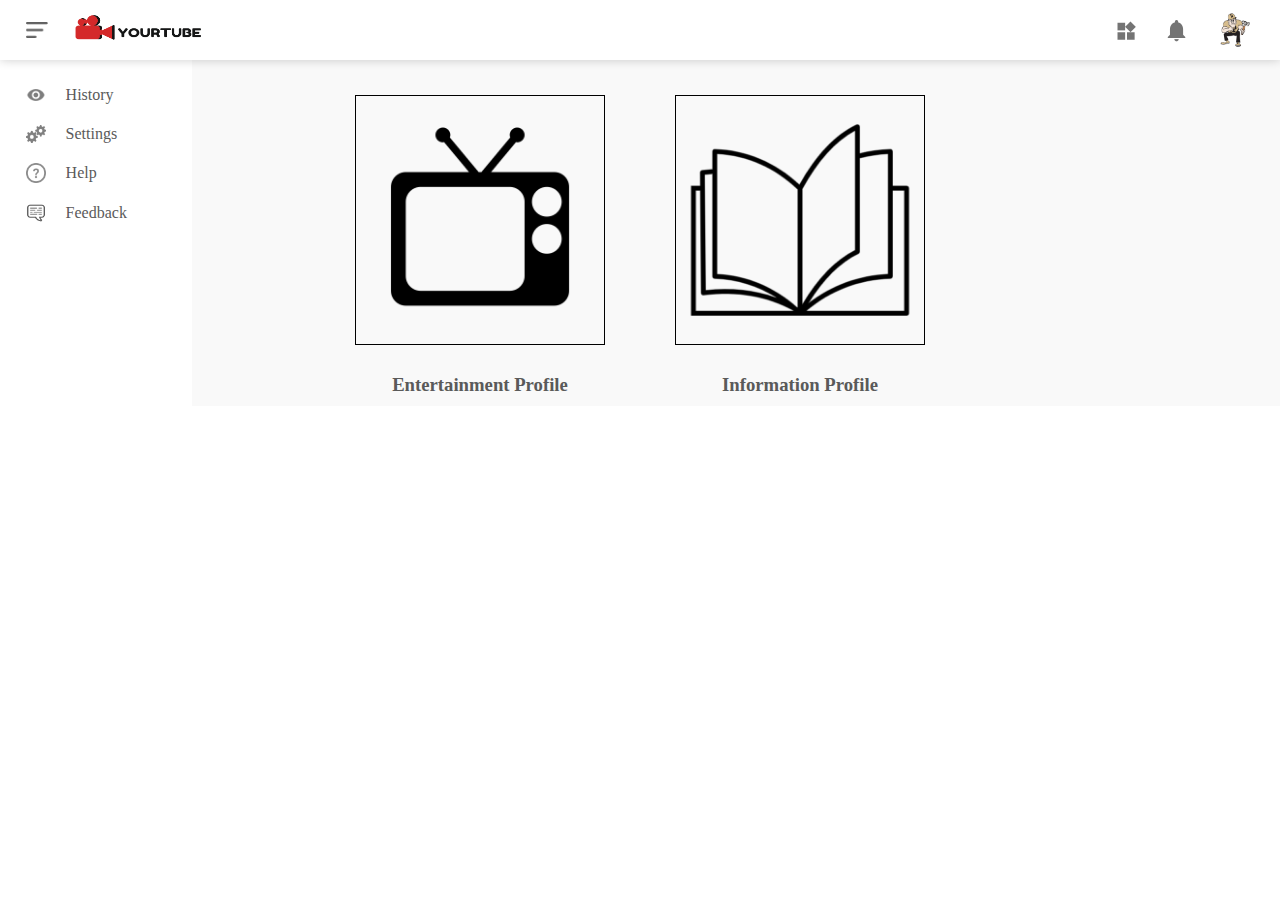
<file: index.html>
<!DOCTYPE html>
<html lang="en">

<head>
    <meta charset="UTF-8">
    <meta http-equiv="X-UA-Compatible" content="IE=edge">
    <meta name="viewport" content="width=device-width, initial-scale=1.0">
    <title>YourTube - Profile</title>
    <link rel="stylesheet" href="styles.css">
</head>

<body>
    <!---------------------- NAVBAR -------------------->
    <nav class="flex-div">
        <div class="nav-left flex-div">
            <img src="images/menu.png" class="hamburger-menu" alt="hamburger-menu">
            <a href="index.html"><img src="images/logo_yourtube.png" class="brand-logo" alt="logo"></a>


        </div>
        <div class="nav-right flex-div">
            <img src="images/more.png" alt="more_options">
            <img src="images/notification.png" alt="notifications">
            <img src="images/purdue_pete.png" class="user-photo" alt="user_photo">

        </div>

    </nav>

    <!---------------------- SIDEBAR -------------------->

    <div class="sidebar">
        <div class="homepage-shortcut-links">
            <a href=""><img src="images/history.png" alt="history_icon">
                <p>History</p>
            </a>

            <a href=""><img src="images/settings.png" alt="settings_icon">
                <p>Settings</p>
            </a>
            <a href=""><img src="images/help.png" alt="help_icon">
                <p>Help</p>
            </a>
            <a href=""><img src="images/feedback.png" alt="subscription_icon">
                <p>Feedback</p>
            </a>
        </div>

    </div>
    <div class="div-container">

        <div class="image-container">
            <div class="image-box">
                <a href="home_page.html"><img src="images/entertainment.png" alt="entertainment_logo"></a>
                <a href="home_page.html">
                    <h3>Entertainment Profile</h3>
                </a>
            </div>
            <div class="image-box">
                <a href="home_page.html"><img src="images/book.png" alt="information_logo"></a>
                <a href="home_page.html">
                    <h3>Information Profile</h3>
                </a>
            </div>
        </div>
    </div>

    <script src="https://code.jquery.com/jquery-1.11.3.js"></script>
    <script src="script.js"></script>
</body>

</html>

<!-- Images Courtesy: https://drive.google.com/file/d/1EM5G-hccHjEwWunOfHkNALzPCqluLzxu/view -->
<!-- Reference1: https://www.youtube.com/watch?v=4ykAepVkG5Y -->
<!-- Reference2: https://www.w3schools.com/ -->
<!-- Reference3: https://www.geeksforgeeks.org/ -->
</file>
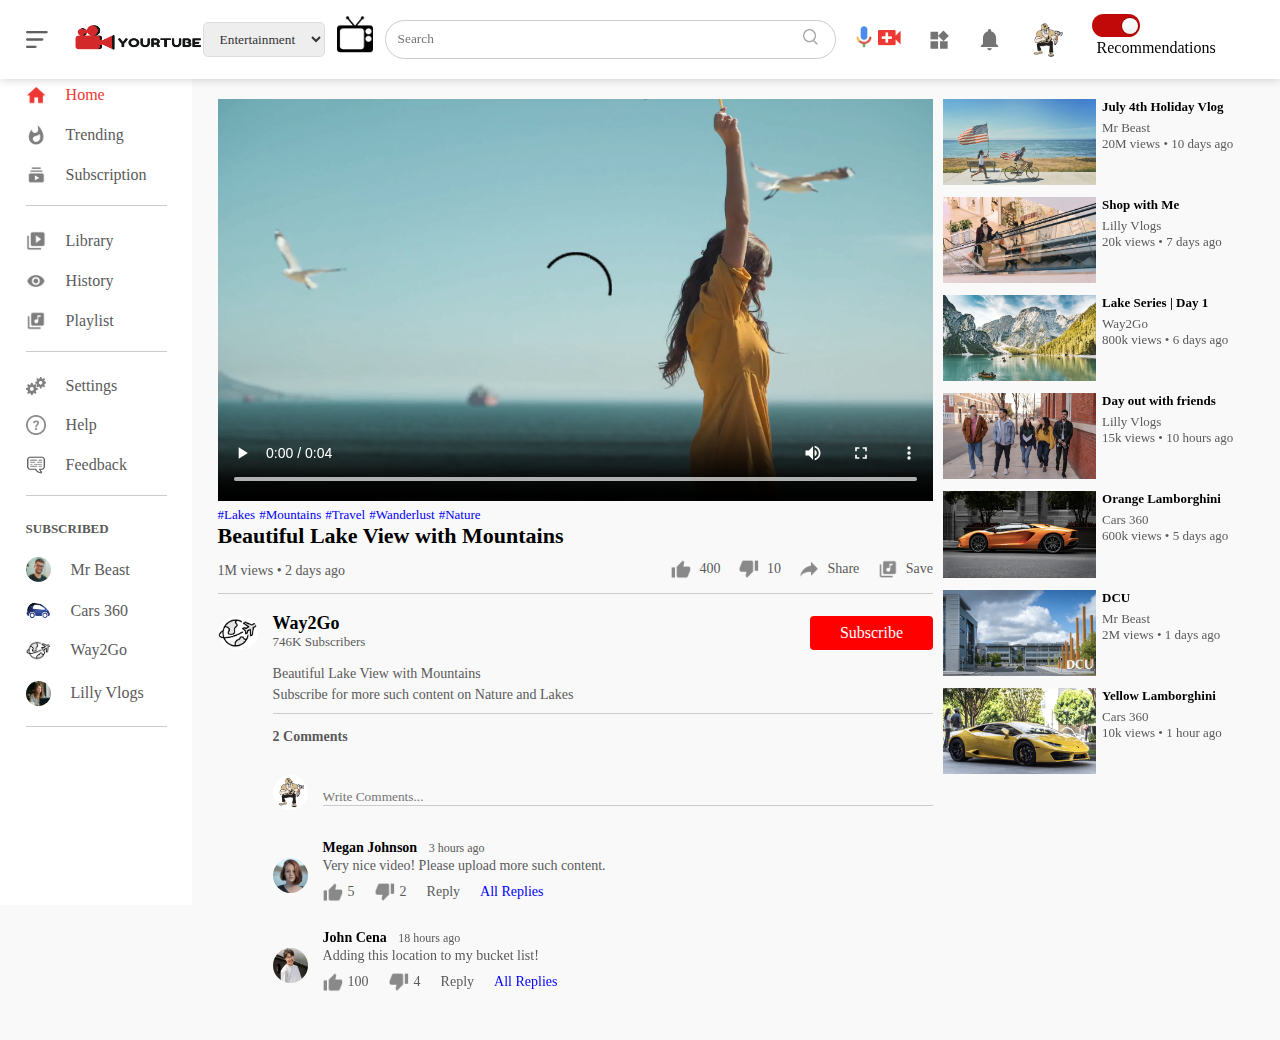
<file: detailed_page.html>
<!DOCTYPE html>
<html lang="en">

<head>
    <meta charset="UTF-8">
    <meta http-equiv="X-UA-Compatible" content="IE=edge">
    <meta name="viewport" content="width=device-width, initial-scale=1.0">
    <title>YourTube - Video Play</title>
    <link rel="stylesheet" href="styles.css">


</head>

<body>
    <!---------------------- NAVBAR -------------------->
    <nav class="flex-div">
        <div class="nav-left flex-div">
            <img src="images/menu.png" class="hamburger-menu" alt="hamburger-menu">
            <a href="index.html"><img src="images/logo_yourtube.png" class="brand-logo" alt="logo"></a>


        </div>
        <div class="nav-middle flex-div">

            <select class="div-toggle" id="profile" data-target=".my-choice">
                <option value="entertainment">Entertainment</option>
                <option value="information">Information</option>
            </select>

            <div class="profile-image" id="entertainment">
                <img src="images/entertainment.png" alt="entertainment_logo">
            </div>
            <div class="profile-image" id="information">
                <img src="images/book.png" alt="information_logo">
            </div>

            <div class="search-box flex-div">
                <input type="text" placeholder="Search">
                <img src="images/search.png" alt="search">
            </div>
            <img src="images/voice-search.png" class="mic-icon" alt="voice_search">
        </div>
        <div class="nav-right flex-div">
            <a href="upload_page.html"><img src="images/upload.png" alt="upload_video"></a>
            <img src="images/more.png" alt="more_options">
            <img src="images/notification.png" alt="notifications">
            <img src="images/purdue_pete.png" class="user-photo_detail_page" alt="user_photo">
            <label class="toggle">
                <input type="checkbox" class="toggle-checkbox" onclick="recommendationModeFunction()" checked>
                <div class="toggle-switch"></div>
                <span class="toggle-label">Recommendations</span>
            </label>
        </div>

    </nav>

    <!---------------------- SIDEBAR -------------------->

    <div class="sidebar">
        <div class="shortcut-links">
            <a href="home_page.html"><img src="images/home.png" alt="home_page_icon">
                <p>Home</p>
            </a>
            <a href=""><img src="images/trending.png" alt="trending_icon">
                <p>Trending</p>
            </a>
            <a href=""><img src="images/subscriprion.png" alt="subscription_icon">
                <p>Subscription</p>
            </a>
            <hr>
            <a href=""><img src="images/library.png" alt="library_icon">
                <p>Library</p>
            </a>
            <a href=""><img src="images/history.png" alt="history_icon">
                <p>History</p>
            </a>
            <a href=""><img src="images/playlist.png" alt="playlist_icon">
                <p>Playlist</p>
            </a>
            <hr>
            <a href=""><img src="images/settings.png" alt="settings_icon">
                <p>Settings</p>
            </a>
            <a href=""><img src="images/help.png" alt="help_icon">
                <p>Help</p>
            </a>
            <a href=""><img src="images/feedback.png" alt="subscription_icon">
                <p>Feedback</p>
            </a>
        </div>
        <hr>
        <div class="subscribed-list">
            <h3>SUBSCRIBED</h3>
            <a href=""><img src="images/beast.png" alt="channel_con">
                <p>Mr Beast</p>
            </a>
            <a href=""><img src="images/car_icon.png" alt="channel_con">
                <p>Cars 360</p>
            </a>
            <a href=""><img src="images/travel_icon.png" alt="channel_con">
                <p>Way2Go</p>
            </a>
            <a href=""><img src="images/lilly.png" alt="channel_con">
                <p>Lilly Vlogs</p>
            </a>

        </div>
        <hr>
    </div>

    <!---------------------- MAIN CONTENT -------------------->

    <div class="container">
        <div class="row">
            <div class="play-video">
                <video controls autoplay>
                    <source src="images/video.mp4" type="video/mp4">
                </video>

                <div class="tags">
                    <a href="">#Lakes</a> <a href="">#Mountains</a> <a href="">#Travel</a> <a href="">#Wanderlust</a> <a
                        href="">#Nature</a>
                </div>
                <h3>Beautiful Lake View with Mountains</h3>

                <div class="play-video-info">
                    <p> 1M views &bull; 2 days ago
                    <div>
                        <a href=""><img src="images/like.png" alt="">400</a>
                        <a href=""><img src="images/dislike.png" alt="">10</a>
                        <a href=""><img src="images/share.png" alt="">Share</a>
                        <a href=""><img src="images/save.png" alt="">Save</a>

                    </div>
                </div>
                <hr>
                <div class="publisher">
                    <img src="images/travel_icon.png" alt="">
                    <div>
                        <p>Way2Go</p>
                        <span>746K Subscribers</span>
                    </div>
                    <button type="button">Subscribe</button>
                </div>
                <div class="vid-description">
                    <p>Beautiful Lake View with Mountains</p>
                    <p>Subscribe for more such content on Nature and Lakes</p>
                    <hr>
                    <h4>2 Comments</h4>

                    <div class="add-comment">
                        <img src="images/purdue_pete.png" alt="">
                        <input type="text" placeholder="Write Comments...">
                    </div>
                    <div class="old-comments">
                        <img src="images/megan.png" alt="">
                        <div>
                            <h3>Megan Johnson <span>3 hours ago</span></h3>
                            <p>Very nice video! Please upload more such content.</p>
                            <div class="comment-action">
                                <img src="images/like.png" alt="">
                                <span>5</span>
                                <img src="images/dislike.png" alt="">
                                <span>2</span>
                                <span>Reply</span>
                                <a href="">All Replies</a>
                            </div>
                        </div>
                    </div>
                    <div class="old-comments">
                        <img src="images/gerard.png" alt="">
                        <div>
                            <h3>John Cena <span>18 hours ago</span></h3>
                            <p>Adding this location to my bucket list!</p>
                            <div class="comment-action">
                                <img src="images/like.png" alt="">
                                <span>100</span>
                                <img src="images/dislike.png" alt="">
                                <span>4</span>
                                <span>Reply</span>
                                <a href="">All Replies</a>
                            </div>
                        </div>
                    </div>
                </div>



            </div>
            <div class="recommendations">
                <div class="recommendation-list">
                    <a href="" class="small-thumbnail"><img src="images/thumbnail2.png" alt=""></a>
                    <div class="vid-info">
                        <a href="">July 4th Holiday Vlog</a>
                        <p>Mr Beast</p>
                        <p> 20M views &bull; 10 days ago
                    </div>
                </div>
                <div class="recommendation-list">
                    <a href="" class="small-thumbnail"><img src="images/thumbnail3.png" alt=""></a>
                    <div class="vid-info">
                        <a href="">Shop with Me</a>
                        <p>Lilly Vlogs</p>
                        <p> 20k views &bull; 7 days ago
                    </div>
                </div>
                <div class="recommendation-list">
                    <a href="" class="small-thumbnail"><img src="images/thumbnail4.png" alt=""></a>
                    <div class="vid-info">
                        <a href="">Lake Series | Day 1</a>
                        <p>Way2Go</p>
                        <p> 800k views &bull; 6 days ago
                    </div>
                </div>
                <div class="recommendation-list">
                    <a href="" class="small-thumbnail"><img src="images/thumbnail5.png" alt=""></a>

                    <div class="vid-info">
                        <a href="">Day out with friends</a>
                        <p>Lilly Vlogs</p>
                        <p> 15k views &bull; 10 hours ago
                    </div>
                </div>
                <div class="recommendation-list">
                    <a href="" class="small-thumbnail"><img src="images/thumbnail6.png" alt=""></a>
                    <div class="vid-info">
                        <a href="">Orange Lamborghini</a>
                        <p>Cars 360</p>
                        <p> 600k views &bull; 5 days ago
                    </div>
                </div>
                <div class="recommendation-list">
                    <a href="" class="small-thumbnail"><img src="images/thumbnail7.png" alt=""></a>
                    <div class="vid-info">
                        <a href="">DCU</a>
                        <p>Mr Beast</p>
                        <p> 2M views &bull; 1 days ago
                    </div>
                </div>
                <div class="recommendation-list">
                    <a href="" class="small-thumbnail"><img src="images/thumbnail8.png" alt=""></a>
                    <div class="vid-info">
                        <a href="">Yellow Lamborghini</a>
                        <p>Cars 360</p>
                        <p> 10k views &bull; 1 hour ago
                    </div>
                </div>
            </div>
        </div>
    </div>

    <script src="https://code.jquery.com/jquery-1.11.3.js"></script>
    <script src="script.js"></script>
</body>

</html>

<!-- Images Courtesy: https://drive.google.com/file/d/1EM5G-hccHjEwWunOfHkNALzPCqluLzxu/view -->
<!-- Reference1: https://www.youtube.com/watch?v=4ykAepVkG5Y -->
<!-- Reference2: https://www.w3schools.com/ -->
<!-- Reference3: https://www.geeksforgeeks.org/ -->
</file>
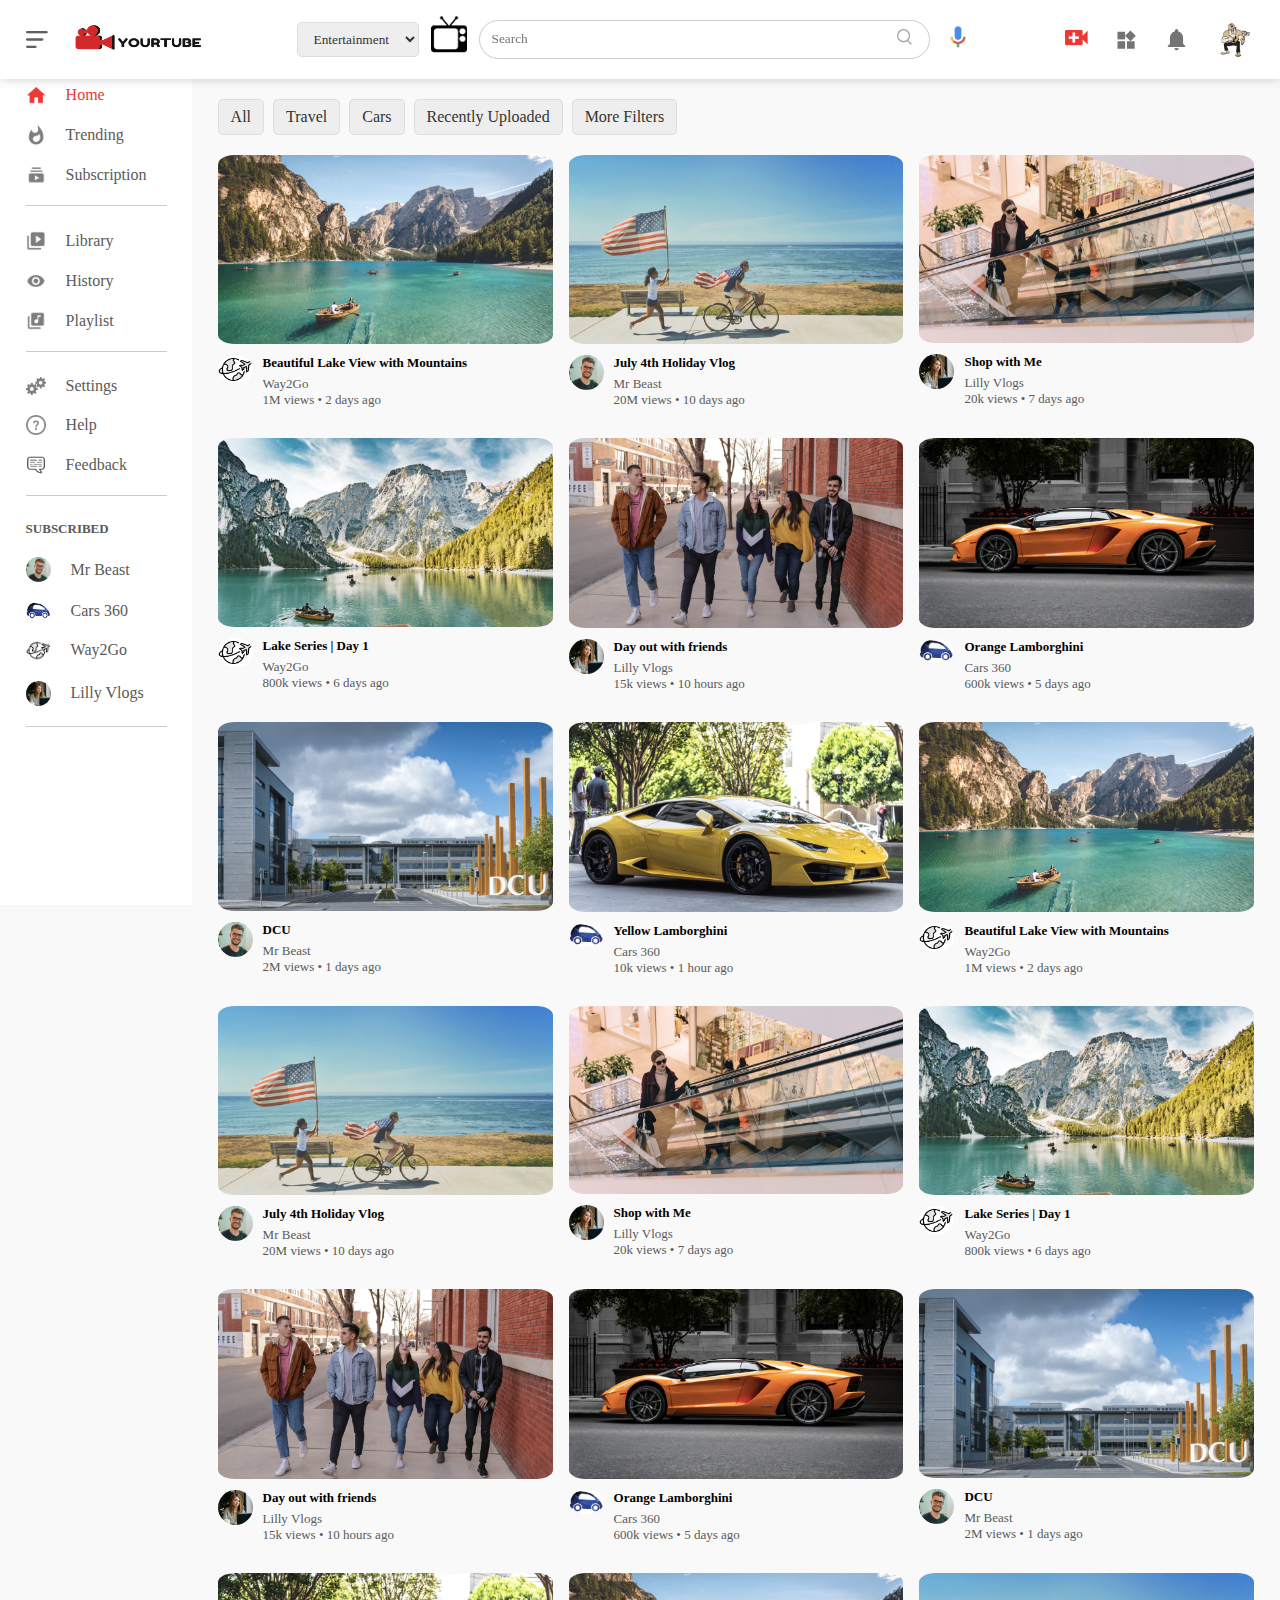
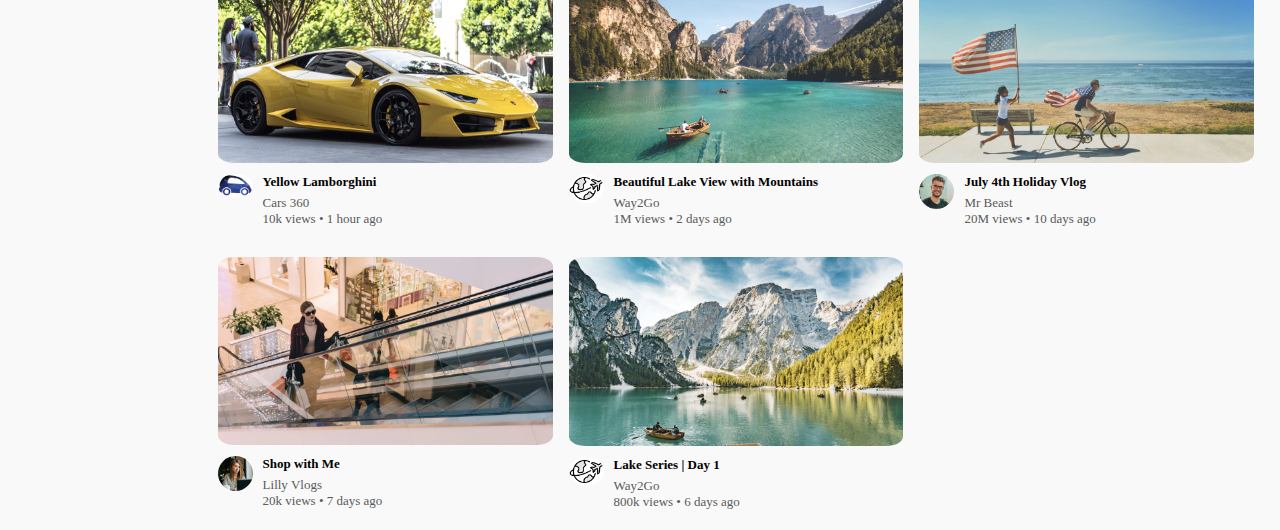
<file: home_page.html>
<!DOCTYPE html>
<html lang="en">

<head>
    <meta charset="UTF-8">
    <meta http-equiv="X-UA-Compatible" content="IE=edge">
    <meta name="viewport" content="width=device-width, initial-scale=1.0">
    <title>YourTube - Home</title>
    <link rel="stylesheet" href="styles.css">
</head>

<body>
    <!---------------------- NAVBAR -------------------->
    <nav class="flex-div">
        <div class="nav-left flex-div">
            <img src="images/menu.png" class="hamburger-menu" alt="hamburger-menu">
            <a href="index.html"><img src="images/logo_yourtube.png" class="brand-logo" alt="logo"></a>


        </div>
        <div class="nav-middle flex-div">

            <select class="div-toggle" id="profile" data-target=".my-choice">
                <option value="entertainment">Entertainment</option>
                <option value="information">Information</option>
            </select>

            <div class="profile-image" id="entertainment">
                <img src="images/entertainment.png" alt="entertainment_logo">
            </div>
            <div class="profile-image" id="information">
                <img src="images/book.png" alt="information_logo">
            </div>

            <div class="search-box flex-div">
                <input type="text" placeholder="Search">
                <img src="images/search.png" alt="search">
            </div>
            <img src="images/voice-search.png" class="mic-icon" alt="voice_search">
        </div>
        <div class="nav-right flex-div">
            <a href="upload_page.html"><img src="images/upload.png" alt="upload_video"></a>
            <img src="images/more.png" alt="more_options">
            <img src="images/notification.png" alt="notifications">
            <img src="images/purdue_pete.png" class="user-photo" alt="user_photo">

        </div>

    </nav>

    <!---------------------- SIDEBAR -------------------->

    <div class="sidebar">
        <div class="shortcut-links">
            <a href="home_page.html"><img src="images/home.png" alt="home_page_icon">
                <p>Home</p>
            </a>
            <a href=""><img src="images/trending.png" alt="trending_icon">
                <p>Trending</p>
            </a>
            <a href=""><img src="images/subscriprion.png" alt="subscription_icon">
                <p>Subscription</p>
            </a>
            <hr>
            <a href=""><img src="images/library.png" alt="library_icon">
                <p>Library</p>
            </a>
            <a href=""><img src="images/history.png" alt="history_icon">
                <p>History</p>
            </a>
            <a href=""><img src="images/playlist.png" alt="playlist_icon">
                <p>Playlist</p>
            </a>
            <hr>
            <a href=""><img src="images/settings.png" alt="settings_icon">
                <p>Settings</p>
            </a>
            <a href=""><img src="images/help.png" alt="help_icon">
                <p>Help</p>
            </a>
            <a href=""><img src="images/feedback.png" alt="subscription_icon">
                <p>Feedback</p>
            </a>
        </div>
        <hr>
        <div class="subscribed-list">
            <h3>SUBSCRIBED</h3>
            <a href=""><img src="images/beast.png" alt="channel_con">
                <p>Mr Beast</p>
            </a>
            <a href=""><img src="images/car_icon.png" alt="channel_con">
                <p>Cars 360</p>
            </a>
            <a href=""><img src="images/travel_icon.png" alt="channel_con">
                <p>Way2Go</p>
            </a>
            <a href=""><img src="images/lilly.png" alt="channel_con">
                <p>Lilly Vlogs</p>
            </a>

        </div>
        <hr>
    </div>

    <!---------------------- MAIN CONTENT -------------------->

    <div class="container">
        <div class="top-filter">
            <button class="top-filter-buttons">All</button>
            <button class="top-filter-buttons">Travel</button>
            <button class="top-filter-buttons">Cars</button>
            <button class="top-filter-buttons">Recently Uploaded</button>
            <button class="top-filter-buttons" id="filter-btn">More Filters</button>
        </div>
        <!---------------------- MODAL CONTENT -------------------->
        <div id="filter-modal" class="filter-modal">

            <div class="filter-modal-content">
                <span class="filter-close">&times;</span>
                <h3>Advanced Search</h3>
                <select class="div-toggle-filter">
                    <option value="duration">Targeted Duration</option>
                    <option value="15">15 minutes</option>
                    <option value="30">30 minutes</option>
                    <option value="45">45 minutes</option>
                    <option value="60">60 minutes</option>
                </select>

                <select class="div-toggle-filter">
                    <option value="no-of-video">No of Videos</option>
                    <option value="5">5</option>
                    <option value="10">10</option>
                    <option value="15">15</option>
                </select>

                <table>
                    <tr>
                        <th scope="col"><a href="">Upload Date</a></th>
                        <th scope="col"><a href="">Type</a></th>
                        <th scope="col"><a href="">Duration</a></th>
                        <th scope="col"><a href="">Features</a></th>
                        <th scope="col"><a href="">Sort By</a></th>
                    </tr>
                    <tr>
                        <td><a href="">Last hour</a></td>
                        <td><a href="">Video</a></td>
                        <td><a href="">Under 4 minutes</a></td>
                        <td><a href="">Live</a></td>
                        <td><a href="">Relevance</a></td>
                    </tr>
                    <tr>
                        <td><a href="">Today</a></td>
                        <td><a href="">Channel</a></td>
                        <td><a href="">4-20 minutes</a></td>
                        <td><a href="">4K</a></td>
                        <td><a href="">Upload date</a></td>
                    </tr>
                    <tr>
                        <td><a href="">This week</a></td>
                        <td><a href="">Playlist</a></td>
                        <td><a href="">Over 20 minutes</a></td>
                        <td><a href="">HD</a></td>
                        <td><a href="">View count</a></td>
                    </tr>
                </table>
            </div>

        </div>
        <div class="container-list">
            <div class="vid-list">
                <a href="detailed_page.html"><img src="images/thumbnail1.png" class="thumbnail" alt="thumbnail1"></a>
                <div class="flex-div">
                    <img src="images/travel_icon.png" alt="channel_icon">
                    <div class="vid-info">
                        <a href="detailed_page.html">Beautiful Lake View with Mountains</a>
                        <p>Way2Go</p>
                        <p> 1M views &bull; 2 days ago

                    </div>
                </div>
            </div>
            <div class="vid-list">
                <a href=""><img src="images/thumbnail2.png" class="thumbnail" alt="thumbnail2"></a>
                <div class="flex-div">
                    <img src="images/beast.png" alt="channel_icon">
                    <div class="vid-info">
                        <a href="">July 4th Holiday Vlog</a>
                        <p>Mr Beast</p>
                        <p> 20M views &bull; 10 days ago

                    </div>
                </div>
            </div>
            <div class="vid-list">
                <a href=""><img src="images/thumbnail3.png" class="thumbnail" alt="thumbnail3"></a>
                <div class="flex-div">
                    <img src="images/lilly.png" alt="channel_icon">
                    <div class="vid-info">
                        <a href="">Shop with Me</a>
                        <p>Lilly Vlogs</p>
                        <p> 20k views &bull; 7 days ago

                    </div>
                </div>
            </div>
            <div class="vid-list">
                <a href=""><img src="images/thumbnail4.png" class="thumbnail" alt="thumbnail4"></a>
                <div class="flex-div">
                    <img src="images/travel_icon.png" alt="channel_icon">
                    <div class="vid-info">
                        <a href="">Lake Series | Day 1</a>
                        <p>Way2Go</p>
                        <p> 800k views &bull; 6 days ago

                    </div>
                </div>
            </div>
            <div class="vid-list">
                <a href=""><img src="images/thumbnail5.png" class="thumbnail" alt="thumbnail5"></a>
                <div class="flex-div">
                    <img src="images/lilly.png" alt="channel_icon">
                    <div class="vid-info">
                        <a href="">Day out with friends</a>
                        <p>Lilly Vlogs</p>
                        <p> 15k views &bull; 10 hours ago

                    </div>
                </div>
            </div>
            <div class="vid-list">
                <a href=""><img src="images/thumbnail6.png" class="thumbnail" alt="thumbnail6"></a>
                <div class="flex-div">
                    <img src="images/car_icon.png" alt="channel_icon">
                    <div class="vid-info">
                        <a href="">Orange Lamborghini</a>
                        <p>Cars 360</p>
                        <p> 600k views &bull; 5 days ago

                    </div>
                </div>
            </div>
            <div class="vid-list">
                <a href=""><img src="images/thumbnail7.png" class="thumbnail" alt="thumbnail7"></a>
                <div class="flex-div">
                    <img src="images/beast.png" alt="channel_icon">
                    <div class="vid-info">
                        <a href="">DCU</a>
                        <p>Mr Beast</p>
                        <p> 2M views &bull; 1 days ago

                    </div>
                </div>
            </div>
            <div class="vid-list">
                <a href=""><img src="images/thumbnail8.png" class="thumbnail" alt="thumbnail8"></a>
                <div class="flex-div">
                    <img src="images/car_icon.png" alt="channel_icon">
                    <div class="vid-info">
                        <a href="">Yellow Lamborghini</a>
                        <p>Cars 360</p>
                        <p> 10k views &bull; 1 hour ago

                    </div>
                </div>
            </div>

            <div class="vid-list">
                <a href=""><img src="images/thumbnail1.png" class="thumbnail" alt="thumbnail1"></a>
                <div class="flex-div">
                    <img src="images/travel_icon.png" alt="channel_icon">
                    <div class="vid-info">
                        <a href="">Beautiful Lake View with Mountains</a>
                        <p>Way2Go</p>
                        <p> 1M views &bull; 2 days ago

                    </div>
                </div>
            </div>
            <div class="vid-list">
                <a href=""><img src="images/thumbnail2.png" class="thumbnail" alt="thumbnail2"></a>
                <div class="flex-div">
                    <img src="images/beast.png" alt="channel_icon">
                    <div class="vid-info">
                        <a href="">July 4th Holiday Vlog</a>
                        <p>Mr Beast</p>
                        <p> 20M views &bull; 10 days ago

                    </div>
                </div>
            </div>
            <div class="vid-list">
                <a href=""><img src="images/thumbnail3.png" class="thumbnail" alt="thumbnail3"></a>
                <div class="flex-div">
                    <img src="images/lilly.png" alt="channel_icon">
                    <div class="vid-info">
                        <a href="">Shop with Me</a>
                        <p>Lilly Vlogs</p>
                        <p> 20k views &bull; 7 days ago

                    </div>
                </div>
            </div>
            <div class="vid-list">
                <a href=""><img src="images/thumbnail4.png" class="thumbnail" alt="thumbnail4"></a>
                <div class="flex-div">
                    <img src="images/travel_icon.png" alt="channel_icon">
                    <div class="vid-info">
                        <a href="">Lake Series | Day 1</a>
                        <p>Way2Go</p>
                        <p> 800k views &bull; 6 days ago

                    </div>
                </div>
            </div>
            <div class="vid-list">
                <a href=""><img src="images/thumbnail5.png" class="thumbnail" alt="thumbnail5"></a>
                <div class="flex-div">
                    <img src="images/lilly.png" alt="channel_icon">
                    <div class="vid-info">
                        <a href="">Day out with friends</a>
                        <p>Lilly Vlogs</p>
                        <p> 15k views &bull; 10 hours ago

                    </div>
                </div>
            </div>
            <div class="vid-list">
                <a href=""><img src="images/thumbnail6.png" class="thumbnail" alt="thumbnail6"></a>
                <div class="flex-div">
                    <img src="images/car_icon.png" alt="channel_icon">
                    <div class="vid-info">
                        <a href="">Orange Lamborghini</a>
                        <p>Cars 360</p>
                        <p> 600k views &bull; 5 days ago

                    </div>
                </div>
            </div>
            <div class="vid-list">
                <a href=""><img src="images/thumbnail7.png" class="thumbnail" alt="thumbnail7"></a>
                <div class="flex-div">
                    <img src="images/beast.png" alt="channel_icon">
                    <div class="vid-info">
                        <a href="">DCU</a>
                        <p>Mr Beast</p>
                        <p> 2M views &bull; 1 days ago

                    </div>
                </div>
            </div>
            <div class="vid-list">
                <a href=""><img src="images/thumbnail8.png" class="thumbnail" alt="thumbnail8"></a>
                <div class="flex-div">
                    <img src="images/car_icon.png" alt="channel_icon">
                    <div class="vid-info">
                        <a href="">Yellow Lamborghini</a>
                        <p>Cars 360</p>
                        <p> 10k views &bull; 1 hour ago

                    </div>
                </div>
            </div>

            <div class="vid-list">
                <a href=""><img src="images/thumbnail1.png" class="thumbnail" alt="thumbnail1"></a>
                <div class="flex-div">
                    <img src="images/travel_icon.png" alt="channel_icon">
                    <div class="vid-info">
                        <a href="">Beautiful Lake View with Mountains</a>
                        <p>Way2Go</p>
                        <p> 1M views &bull; 2 days ago

                    </div>
                </div>
            </div>
            <div class="vid-list">
                <a href=""><img src="images/thumbnail2.png" class="thumbnail" alt="thumbnail2"></a>
                <div class="flex-div">
                    <img src="images/beast.png" alt="channel_icon">
                    <div class="vid-info">
                        <a href="">July 4th Holiday Vlog</a>
                        <p>Mr Beast</p>
                        <p> 20M views &bull; 10 days ago

                    </div>
                </div>
            </div>
            <div class="vid-list">
                <a href=""><img src="images/thumbnail3.png" class="thumbnail" alt="thumbnail3"></a>
                <div class="flex-div">
                    <img src="images/lilly.png" alt="channel_icon">
                    <div class="vid-info">
                        <a href="">Shop with Me</a>
                        <p>Lilly Vlogs</p>
                        <p> 20k views &bull; 7 days ago

                    </div>
                </div>
            </div>
            <div class="vid-list">
                <a href=""><img src="images/thumbnail4.png" class="thumbnail" alt="thumbnail4"></a>
                <div class="flex-div">
                    <img src="images/travel_icon.png" alt="channel_icon">
                    <div class="vid-info">
                        <a href="">Lake Series | Day 1</a>
                        <p>Way2Go</p>
                        <p> 800k views &bull; 6 days ago

                    </div>
                </div>
            </div>


        </div>
    </div>
    <script src="https://code.jquery.com/jquery-1.11.3.js"></script>
    <script src="script.js"></script>
</body>

</html>

<!-- Images Courtesy: https://drive.google.com/file/d/1EM5G-hccHjEwWunOfHkNALzPCqluLzxu/view -->
<!-- Reference1: https://www.youtube.com/watch?v=4ykAepVkG5Y -->
<!-- Reference2: https://www.w3schools.com/ -->
<!-- Reference3: https://www.geeksforgeeks.org/ -->
</file>
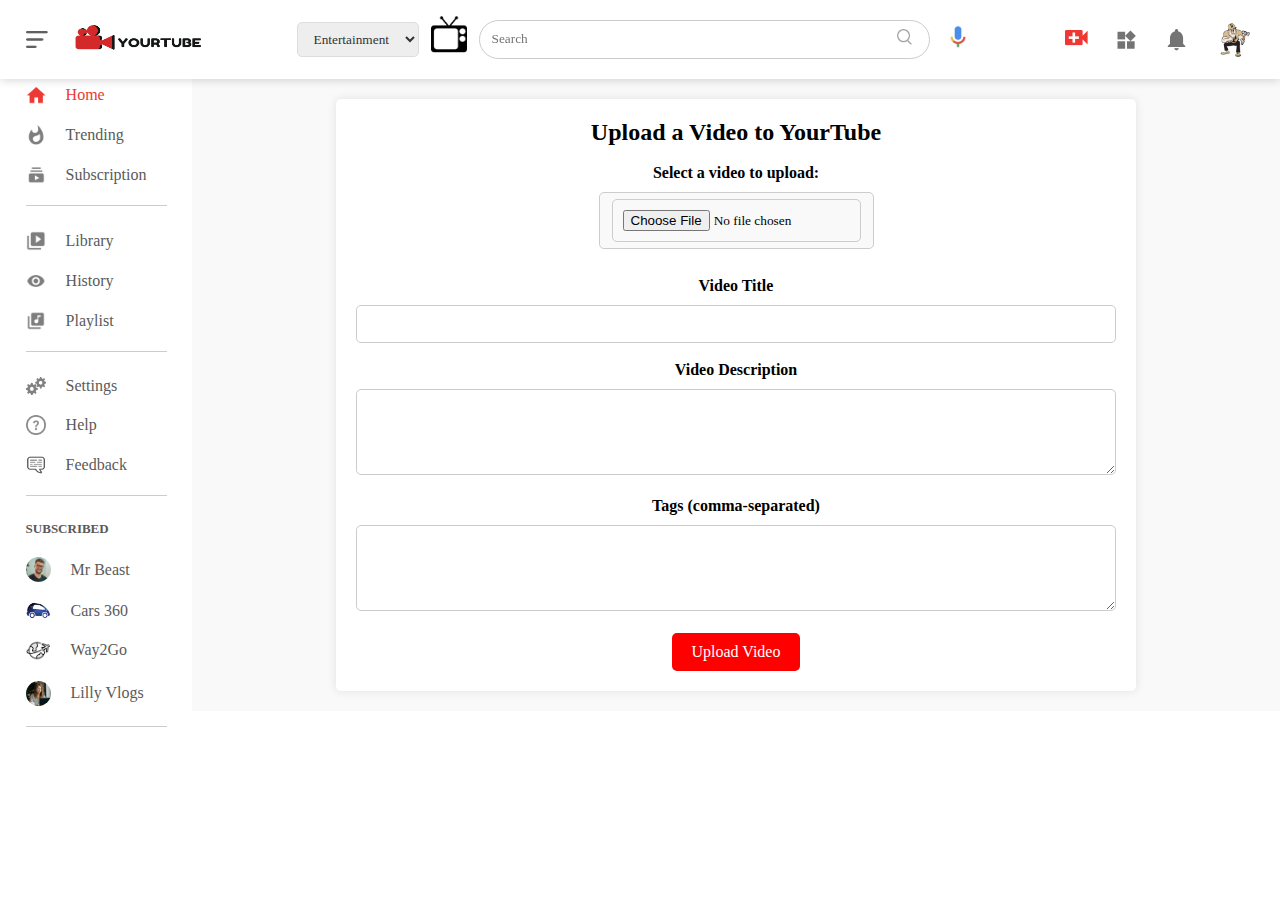
<file: upload_page.html>
<!DOCTYPE html>
<html lang="en">

<head>
    <meta charset="UTF-8">
    <meta http-equiv="X-UA-Compatible" content="IE=edge">
    <meta name="viewport" content="width=device-width, initial-scale=1.0">
    <title>YourTube - Upload Video</title>
    <link rel="stylesheet" href="styles.css">
</head>

<body>
    <!---------------------- NAVBAR -------------------->
    <nav class="flex-div">
        <div class="nav-left flex-div">
            <img src="images/menu.png" class="hamburger-menu" alt="hamburger-menu">
            <a href="index.html"><img src="images/logo_yourtube.png" class="brand-logo" alt="logo"></a>


        </div>
        <div class="nav-middle flex-div">

            <select class="div-toggle" id="profile" data-target=".my-choice">
                <option value="entertainment">Entertainment</option>
                <option value="information">Information</option>
            </select>

            <div class="profile-image" id="entertainment">
                <img src="images/entertainment.png" alt="">
            </div>
            <div class="profile-image" id="information">
                <img src="images/book.png" alt="">
            </div>

            <div class="search-box flex-div">
                <input type="text" placeholder="Search">
                <img src="images/search.png" alt="search">
            </div>
            <img src="images/voice-search.png" class="mic-icon" alt="voice_search">
        </div>
        <div class="nav-right flex-div">
            <a href="upload_page.html"><img src="images/upload.png" alt="upload_video"></a>
            <img src="images/more.png" alt="more_options">
            <img src="images/notification.png" alt="notifications">
            <img src="images/purdue_pete.png" class="user-photo" alt="user_photo">

        </div>

    </nav>

    <!---------------------- SIDEBAR -------------------->

    <div class="sidebar">
        <div class="shortcut-links">
            <a href="home_page.html"><img src="images/home.png" alt="home_page_icon">
                <p>Home</p>
            </a>
            <a href=""><img src="images/trending.png" alt="trending_icon">
                <p>Trending</p>
            </a>
            <a href=""><img src="images/subscriprion.png" alt="subscription_icon">
                <p>Subscription</p>
            </a>
            <hr>
            <a href=""><img src="images/library.png" alt="library_icon">
                <p>Library</p>
            </a>
            <a href=""><img src="images/history.png" alt="history_icon">
                <p>History</p>
            </a>
            <a href=""><img src="images/playlist.png" alt="playlist_icon">
                <p>Playlist</p>
            </a>
            <hr>
            <a href=""><img src="images/settings.png" alt="settings_icon">
                <p>Settings</p>
            </a>
            <a href=""><img src="images/help.png" alt="help_icon">
                <p>Help</p>
            </a>
            <a href=""><img src="images/feedback.png" alt="subscription_icon">
                <p>Feedback</p>
            </a>
        </div>
        <hr>
        <div class="subscribed-list">
            <h3>SUBSCRIBED</h3>
            <a href=""><img src="images/beast.png" alt="channel_con">
                <p>Mr Beast</p>
            </a>
            <a href=""><img src="images/car_icon.png" alt="channel_con">
                <p>Cars 360</p>
            </a>
            <a href=""><img src="images/travel_icon.png" alt="channel_con">
                <p>Way2Go</p>
            </a>
            <a href=""><img src="images/lilly.png" alt="channel_con">
                <p>Lilly Vlogs</p>
            </a>

        </div>
        <hr>
    </div>

    <div class="container">
        <div class="upload-container">
            <h2>Upload a Video to YourTube</h2>
            <br>
            <form>
                <label for="videoFile">Select a video to upload:</label>
                <label class="custom-file-upload">
                    <input type="file" name="videoFile" id="videoFile" accept="video/*" required>
                </label>
                <br>
                <br>
                <label for="videoTitle">Video Title</label>
                <input type="text" name="videoTitle" id="videoTitle" required>
                <br>
                <br>
                <label for="videoDescription">Video Description</label>
                <textarea name="videoDescription" id="videoDescription" rows="4" required></textarea>
                <br>
                <br>
                <label for="tags">Tags (comma-separated)</label>
                <textarea name="tags" id="tags" rows="4" required></textarea>
                <br>
                <br>
                <button type="submit">Upload Video</button>
            </form>
        </div>
    </div>


    <script src="https://code.jquery.com/jquery-1.11.3.js"></script>
    <script src="script.js"></script>
</body>

</html>

<!-- Images Courtesy: https://drive.google.com/file/d/1EM5G-hccHjEwWunOfHkNALzPCqluLzxu/view -->
<!-- Reference1: https://www.youtube.com/watch?v=4ykAepVkG5Y -->
<!-- Reference2: https://www.w3schools.com/ -->
<!-- Reference3: https://www.geeksforgeeks.org/ -->
</file>
<file: styles.css>
/* ----------GENERAL CSS FOR WEBSITE----------*/
* {
    margin: 0;
    padding: 0;
    font-family: 'poppins', 'sans-serif';
    box-sizing: border-box;
}

a {
    text-decoration: none;
    color: #5a5a5a;
}

img {
    cursor: pointer;
}

/* ----------LANDING PAGE----------*/
.image-container {
    display: flex;
    justify-content: center;
    align-items: flex-start;

}

.image-box {
    text-align: center;
    margin: 10px;
}

.image-box img {
    width: 250px;
    height: 250px;
    border: 1px solid black;
    margin: 25px;
}

.image-box p {
    margin-top: 5px;
}

@media (max-width: 768px) {
    .image-container {
        flex-direction: column;
        align-items: center;
    }

    .image-box {
        margin: 10px auto;
    }

    .image-box img {
        width: 200px;
        height: 200px;
        margin: 15px;
    }
}


@media (max-width: 576px) {
    .image-box img {
        width: 150px;
        height: 150px;
        margin: 10px;
    }
}

.div-container {
    display: flex;
    justify-content: center;
    align-items: center;
    background-color: #f9f9f9;
    text-align: center;

}

/* ----------NAVBAR----------*/
nav {
    padding: 10px 2%;
    justify-content: space-between;
    box-shadow: 0 0 10px rgba(0, 0, 0, 0.2);
    background: #fff;
    position: sticky;
    top: 0;
    z-index: 10;
}

.profile-image {
    display: none;
}

.flex-div {
    display: flex;
    align-items: center;
}

.nav-right img {
    width: 25px;
    margin-right: 25px;
}

.nav-right .user-photo {
    width: 40px;
    border-radius: 50%;
    margin-right: 0;
}

.nav-right .user-photo_detail_page {
    width: 40px;
    border-radius: 50%;
}


.nav-left .brand-logo {
    width: 130px;
    height: 30px;
}

.nav-left .hamburger-menu {
    width: 22px;
    margin-right: 25px;
}

.nav-middle .mic-icon {
    width: 16px;
}

.nav-middle .div-toggle {
    padding: 8px 12px;
    color: #333;
    background-color: #eee;
    border: 1px solid #ddd;
    cursor: pointer;
    border-radius: 5px;

}

.nav-middle img {
    width: 50px;
    margin-right: 5px;
    margin-left: 5px;
    margin-bottom: 5px;
}

.nav-middle .search-box {
    border: 1px solid #ccc;
    margin-right: 15px;
    padding: 8px 12px;
    border-radius: 25px;
}

.nav-middle .search-box input {
    width: 400px;
    border: 0;
    outline: 0;
    background: transparent;
}

.nav-middle .search-box img {
    width: 15px;
}

/* ----------SIDEBAR----------*/
.sidebar {
    background: #fff;
    width: 15%;
    height: 100vh;
    position: fixed;
    top: 0;
    padding-left: 2%;
    padding-top: 80px;
    margin-top: 5px;
}

.shortcut-links a img {
    width: 20px;
    margin-right: 20px;
}

.shortcut-links a {
    display: flex;
    align-items: center;
    margin-bottom: 20px;
    width: fit-content;
    flex-wrap: wrap;
}

.shortcut-links a:first-child {
    color: #ed3833;

}

.homepage-shortcut-links a img {
    width: 20px;
    margin-right: 20px;
}

.homepage-shortcut-links a {
    display: flex;
    align-items: center;
    margin-bottom: 20px;
    width: fit-content;
    flex-wrap: wrap;
}

.sidebar hr {
    margin-bottom: 25px;
    border: 0;
    height: 1px;
    background-color: #ccc;
    width: 85%;
}

.subscribed-list h3 {
    font-size: 13px;
    margin: 20px 0;
    color: #5a5a5a;
}

.subscribed-list a {
    display: flex;
    align-items: center;
    margin-bottom: 20px;
    width: fit-content;
    flex-wrap: wrap;
}

.subscribed-list a img {
    width: 25px;
    border-radius: 50%;
    margin-right: 20px;
}

.collapsed-sidebar {
    width: 5%;
}

.collapsed-sidebar a p {
    display: none;
}

.collapsed-sidebar h3 {
    display: none;
}

.collapsed-sidebar hr {
    width: 50%;
    margin-bottom: 25px;
}

/* ----------MAIN CONTENT----------*/
table {
    border-collapse: collapse;
    width: 100%;
    margin-top: 30px;
}


th {
    background-color: #f2f2f2;
}


td,
th {
    text-align: center;
    padding: 8px;
}

td {
    border-right: 1px solid #dddddd;
}

td:last-child {
    border-right: none;
}

.top-filter-buttons {
    padding: 8px 12px;
    color: #333;
    background-color: #eee;
    border: 1px solid #ddd;
    cursor: pointer;
    border-radius: 5px;
    margin-right: 5px;
    margin-bottom: 5px;
}

/* The Modal (background) */
.filter-modal {
    display: none;
    position: fixed;
    z-index: 1;
    padding-top: 100px;
    left: 0;
    top: 0;
    width: 100%;
    height: 100%;
    overflow: auto;
    background-color: rgb(0, 0, 0);
    background-color: rgba(0, 0, 0, 0.4);
}

/* Modal Content */
.filter-modal-content {
    background-color: #fefefe;
    margin: auto;
    padding: 20px;
    border: 1px solid #888;
    width: 80%;
}

/* The Close Button */
.filter-close {
    color: #aaaaaa;
    float: right;
    font-size: 28px;
    font-weight: bold;
}

.filter-close:hover,
.filter-close:focus {
    color: #000;
    text-decoration: none;
    cursor: pointer;
}

.container {
    background: #f9f9f9;
    padding-left: 17%;
    padding-right: 2%;
    padding-top: 20px;
    padding-bottom: 20px;
}

.large-container {
    padding-left: 7%;
}

.container-list {
    display: grid;
    grid-template-columns: repeat(auto-fit, minmax(280px, 1fr));
    grid-column-gap: 16px;
    grid-row-gap: 30px;
    margin-top: 15px;
}

.vid-list .thumbnail {
    width: 100%;
    border-radius: 5%;
}

.vid-list .flex-div {
    align-items: flex-start;
    margin-top: 7px;
}

.vid-list .flex-div img {
    width: 35px;
    margin-right: 10px;
    border-radius: 50%;
}

.vid-info {
    color: #5a5a5a;
    font-size: 13px;
}

.vid-info a {
    color: #000;
    font-weight: 600;
    display: block;
    margin-bottom: 5px;
}

.filter-modal-content .div-toggle-filter {
    padding: 8px 12px;
    color: #333;
    background-color: #eee;
    border: 1px solid #ddd;
    cursor: pointer;
    margin-top: 20px;
    border-radius: 5px;
}

.upload-container {
    max-width: 800px;
    margin: 0 auto;
    background-color: #fff;
    padding: 20px;
    box-shadow: 0px 0px 10px rgba(0, 0, 0, 0.1);
    border-radius: 5px;
    text-align: center;
}

h1 {
    font-size: 24px;
    margin-bottom: 20px;
}

label {
    display: block;
    font-weight: bold;
    margin-bottom: 10px;
}

#videoFile {
    width: 100%;
    padding: 10px;
    border: 1px solid #ccc;
    border-radius: 5px;
}

#videoTitle {
    width: 100%;
    padding: 10px;
    border: 1px solid #ccc;
    border-radius: 5px;
}

textarea {
    width: 100%;
    padding: 10px;
    border: 1px solid #ccc;
    border-radius: 5px;
}

.custom-file-upload {
    border: 1px solid #ccc;
    display: inline-block;
    padding: 6px 12px;
    cursor: pointer;
    background-color: #f9f9f9;
    border-radius: 5px;
}

.custom-file-upload:hover {
    background-color: #e9e9e9;
}

button {
    background-color: #FF0000;
    color: #fff;
    border: none;
    padding: 10px 20px;
    font-size: 16px;
    border-radius: 5px;
    cursor: pointer;
}

button:hover {
    background-color: #FF3333;
}



@media (max-width: 768px) {
    table {
        width: 100%;
    }

    th {
        display: none;
    }

    tr {
        display: block;
        margin-bottom: 15px;
    }

    td {
        border: 1px solid #dddddd;
        text-align: left;
        padding: 8px;
        display: block;
        border-width: 0 0 1px 0;
        position: relative;
    }

    td:first-child {
        border-top: 1px solid #dddddd;
    }

    td:last-child {
        border-bottom: 1px solid #dddddd;
    }
}

@media (max-width: 900px) {
    .hamburger-menu {
        display: none;
    }

    .sidebar {
        display: none;
    }

    .profile-image {
        display: none !important;
    }

    .container .large-container {
        padding-left: 5%;
        padding-right: 5%;
    }

    .nav-right img {
        display: none;
    }

    .nav-right .user-photo {
        display: block;
        width: 20px;
    }

    .nav-right .user-photo_detail_page {
        display: block;
        width: 30px;
    }

    .nav-middle .search-box input {
        width: 40px;

    }

    .nav-middle .div-toggle {
        width: 30px;
    }

    .nav-middle .mic-icon {
        display: none;
    }

    .brand-logo {
        width: 90px;
    }
}

@media (max-width: 1000px) {
    .nav-right label {
        display: none;
    }
}

/* ----------PLAY VIDEO----------*/

.row {
    display: flex;
    justify-content: space-between;
    flex-wrap: wrap;
}

.play-video {
    flex-basis: 69%;
}

.play-video-no-rec {
    flex-basis: 100%;
}

.recommendations {
    flex-basis: 30%;
}

.play-video video {
    width: 100%;
}

.recommendation-list {
    display: flex;
    justify-content: space-between;
    margin-bottom: 8px;
}

.recommendation-list img {
    width: 100%;
}

.recommendation-list .small-thumbnail {
    flex-basis: 49%;
}


.recommendation-list .vid-info {
    flex-basis: 49%;
}

.play-video .tags a {
    color: #0000ff;
    font-size: 13px;
}

.play-video h3 {
    font-weight: 600;
    font-size: 22px;
}

.play-video .play-video-info {
    display: flex;
    align-items: center;
    justify-content: space-between;
    flex-wrap: wrap;
    margin-top: 10px;
    font-size: 14px;
    color: #5a5a5a;
}

.play-video .play-video-info a img {
    width: 20px;
    margin-right: 8px;
}

.play-video .play-video-info a {
    display: inline-flex;
    align-items: center;
    margin-left: 15px;
}

.play-video hr {
    border: 0;
    height: 1px;
    background: #ccc;
    margin: 10px 0;
}

.publisher {
    display: flex;
    align-items: center;
    margin-top: 20px;
}

.publisher div {
    flex: 1;
    line-height: 18px;
}

.publisher img {
    width: 40px;
    border-radius: 50%;
    margin-right: 15px;
}

.publisher div p {
    color: #000;
    font-weight: 600;
    font-size: 18px;
}

.publisher div span {
    color: #5a5a5a;
    font-size: 13px;
}

.publisher button {
    background: red;
    color: #fff;
    padding: 8px 30px;
    border-radius: 4px;
    outline: 0;
    border: 0;
    cursor: pointer;
}

.vid-description {
    padding-left: 55px;
    margin: 15px 0;
}

.vid-description p {
    font-size: 14px;
    margin-bottom: 5px;
    color: #5a5a5a;
}

.vid-description h4 {
    font-size: 14px;
    color: #5a5a5a;
    margin-top: 15px;
}

.add-comment {
    display: flex;
    align-items: center;
    margin: 30px 0;
}

.add-comment img {
    width: 35px;
    border-radius: 50%;
    margin-right: 15px;
}

.add-comment input {
    border: 0;
    outline: 0;
    border-bottom: 1px solid #ccc;
    width: 100%;
    padding-top: 10px;
    background: transparent;

}

.old-comments {
    display: flex;
    align-items: center;
    margin: 20px 0;
}

.old-comments img {
    width: 35px;
    border-radius: 50%;
    margin-right: 15px;
}

.old-comments h3 {
    font-size: 14px;
    margin-bottom: 2px;
}

.old-comments h3 span {
    font-size: 12px;
    margin-left: 8px;
    color: #5a5a5a;
    font-weight: 500;
}


.old-comments .comment-action {
    display: flex;
    align-items: center;
    margin: 8px 0;
    font-size: 14px;
}

.old-comments .comment-action img {
    border-radius: 0;
    width: 20px;
    margin-right: 5px;
}

.old-comments .comment-action span {
    margin-right: 20px;
    color: #5a5a5a;
}

.old-comments .comment-action a {
    color: #0000ff;
}

@media (max-width: 900px) {
    .recommendations {
        display: none;
    }
}



/* The switch - the box around the slider */
.toggle {
    cursor: pointer;
    display: inline-block;
}

.toggle-switch {
    display: inline-block;
    background: #ccc;
    border-radius: 16px;
    width: 48px;
    height: 23px;
    position: relative;
    vertical-align: middle;
    transition: background 0.25s;
}

.toggle-switch:before,
.toggle-switch:after {
    content: "";
}

.toggle-switch:before {
    display: block;
    background: linear-gradient(to bottom, #fff 0%, #eee 100%);
    border-radius: 50%;
    box-shadow: 0 0 0 1px rgba(0, 0, 0, 0.25);
    width: 16px;
    height: 16px;
    position: absolute;
    top: 4px;
    left: 4px;
    transition: left 0.25s;
}

.toggle:hover .toggle-switch:before {
    background: linear-gradient(to bottom, #fff 0%, #fff 100%);
    box-shadow: 0 0 0 1px rgba(0, 0, 0, 0.5);
}

.toggle-checkbox:checked+.toggle-switch {
    background: #c10909;
}

.toggle-checkbox:checked+.toggle-switch:before {
    left: 30px;
}

.toggle-checkbox {
    position: absolute;
    visibility: hidden;
}

.toggle-label {
    margin-left: 5px;
    position: relative;
    top: 2px;
    color: #000;
    font-weight: 500;
}
</file>
